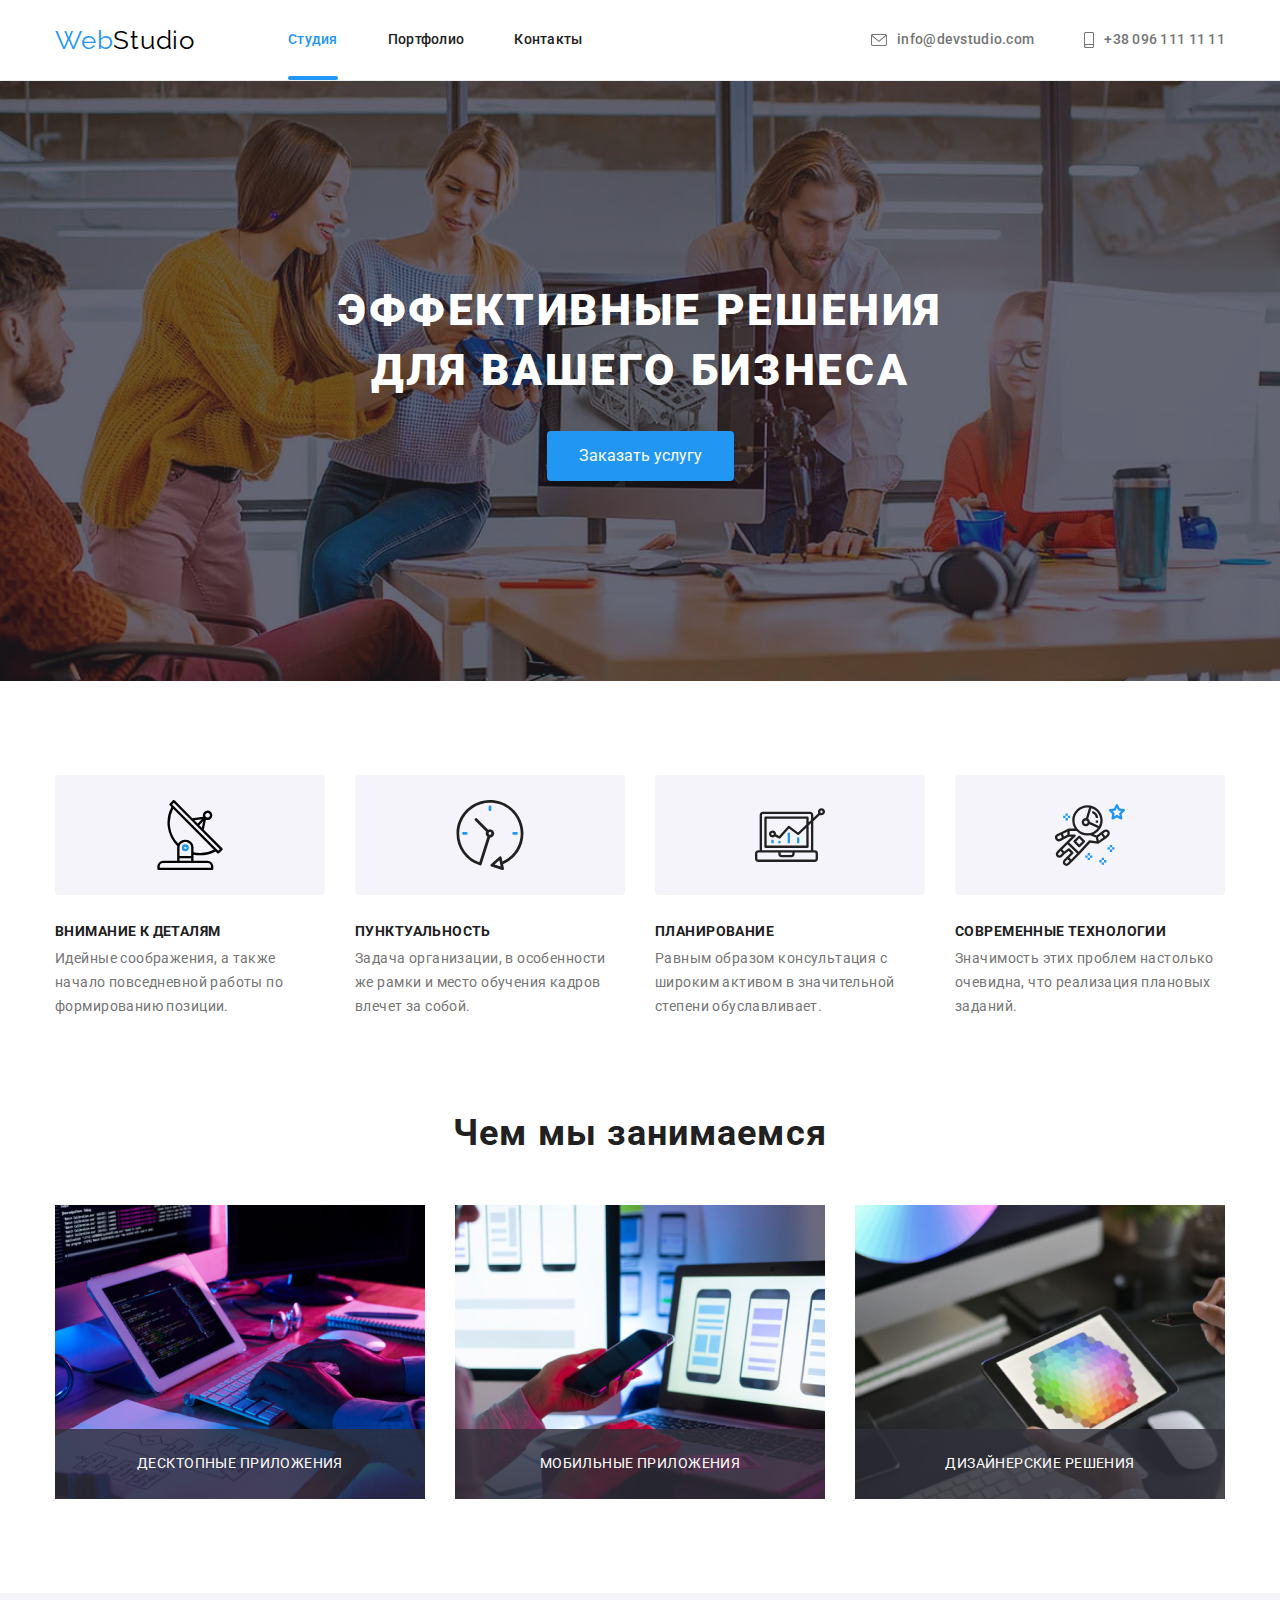
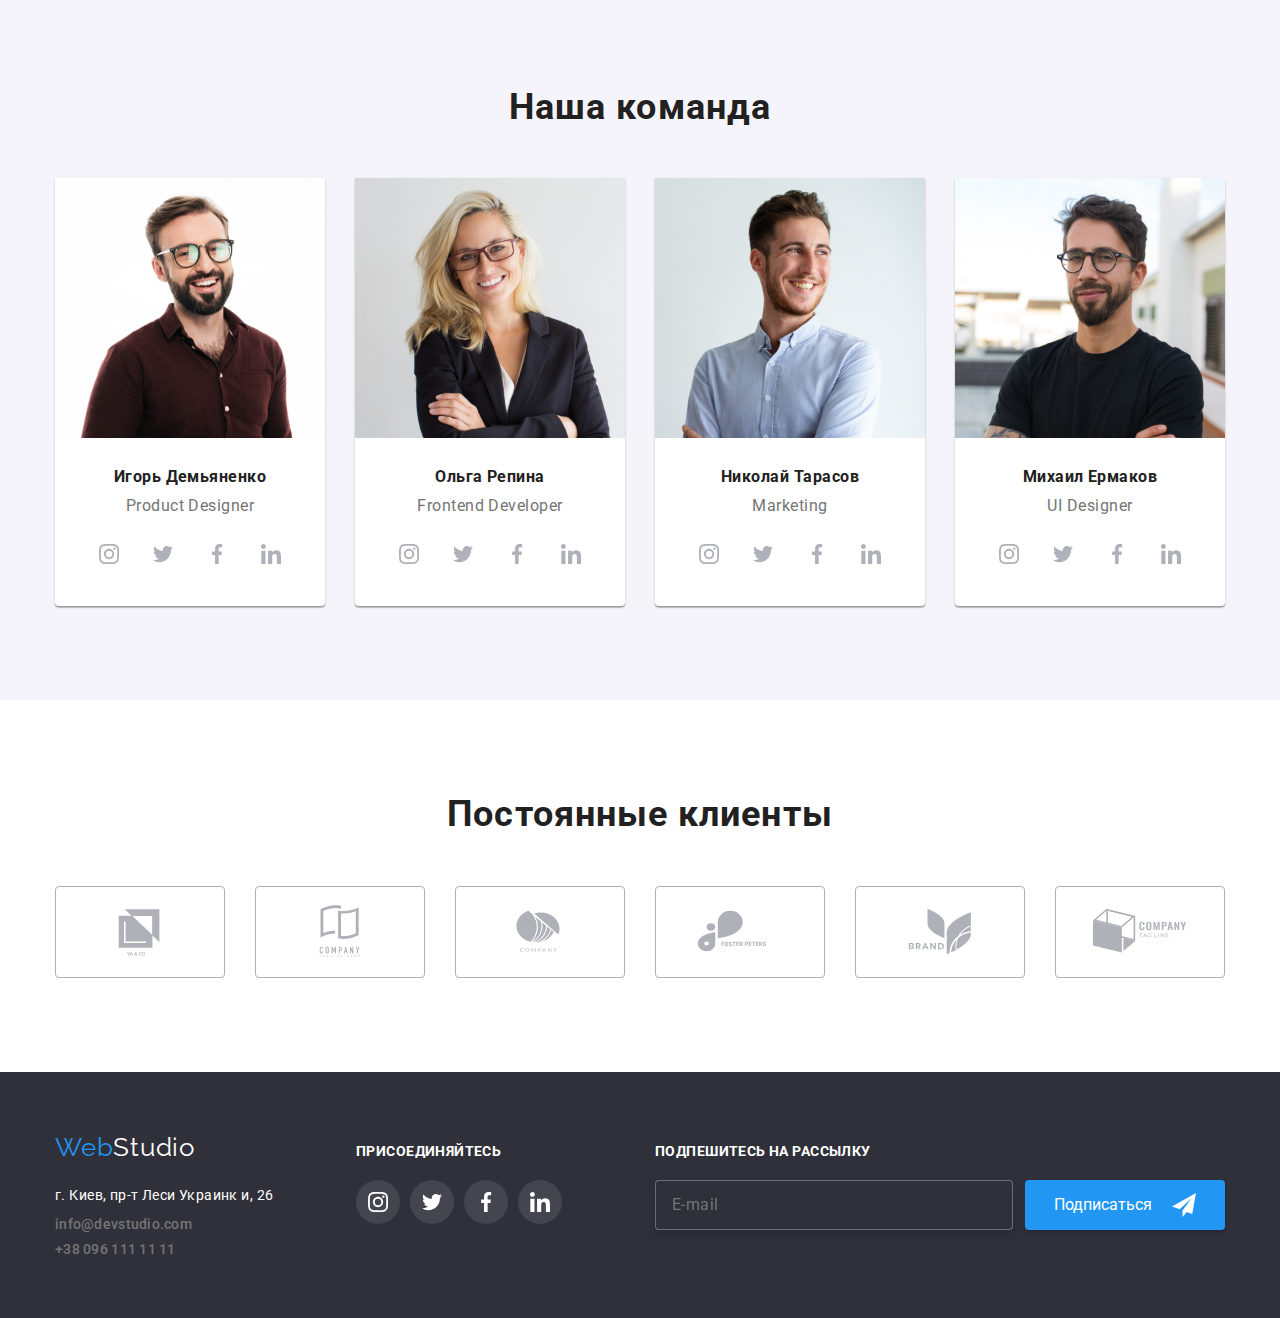
<file: index.html>
<!DOCTYPE html>
<html lang="en">
  <head>
    <meta charset="UTF-8" />
    <meta http-equiv="X-UA-Compatible" content="IE=edge" />
    <meta name="viewport" content="width=device-width, initial-scale=1.0" />
    <title>Студия</title>
    <link rel="preconnect" href="https://fonts.googleapis.com" />
    <link rel="preconnect" href="https://fonts.gstatic.com" crossorigin />
    <link
      href="https://fonts.googleapis.com/css2?family=Raleway:wght@700&family=Roboto:wght@400;500;700;900&display=swap"
      rel="stylesheet"
    />
    <link
      rel="stylesheet"
      href="https://cdnjs.cloudflare.com/ajax/libs/modern-normalize/1.1.0/modern-normalize.min.css"
    />
    <link rel="stylesheet" href="./css/styles.css" />
  </head>
  <body>
    <header class="page-header">
      <div class="container">
        <div class="page-header-wrap">
          <nav class="header-nav">
            <a class="logo-blue" href="./index.html">Web<span class="logo-black">Studio</span></a>
            <ul class="site-nav">
              <li class="site-nav-item">
                <a class="site-nav-link current" href="./index.html">Студия</a>
              </li>
              <li class="site-nav-item">
                <a class="site-nav-link" href="./portfolio.html">Портфолио</a>
              </li>
              <li class="site-nav-item"><a class="site-nav-link" href="">Контакты</a></li>
            </ul>
          </nav>
          <ul class="contacts">
            <li class="contacts-item-header">
              <a class="contacts-link" href="mailto:info@devstudio.com">
                <svg class="mail-icon">
                  <use href="./images/icons.svg#icon-envelope"></use>
                </svg>
                info@devstudio.com</a
              >
            </li>
            <li class="contacts-item-header">
              <a class="contacts-link" href="tel:+380961111111">
                <svg class="smartphone-icon">
                  <use href="./images/icons.svg#icon-smartphone"></use>
                </svg>
                +38 096 111 11 11</a
              >
            </li>
          </ul>
        </div>
      </div>
    </header>
    <main>
      <section class="hero overlay">
        <div class="container">
          <h1 class="hero-title">Эффективные решения для вашего бизнеса</h1>
          <button type="button" class="hero-button" data-modal-open>Заказать услугу</button>
        </div>
      </section>
      <div class="backdrop is-hidden" data-modal>
        <div class="modal">
          <button class="button-close" data-modal-close>
            <svg class="close-icon">
              <use href="./images/icons.svg#icon-close-black"></use>
            </svg>
          </button>
            <p class="form-text">Оставьте свои данные, мы вам перезвоним</p>
          <form class="js-speaker-form modal-form">
              <label for="user-name" class="modal-text">Имя</label>
              <div class="modal-form-wrap">
                <input type="text" name="user-name" id="user-name" class="modal-form-input">
                <svg class="input-icon" width="18px" height="18px">
                  <use href="./images/icons.svg#icon-person-black"></use>
                </svg>
            </div>
              <label for="tel" class="modal-text">Телефон</label>
              <div class="modal-form-wrap">
                <input type="tel" name="tel" id="tel" class="modal-form-input">
                <svg class="input-icon" width="18px" height="18px">
                  <use href="./images/icons.svg#icon-phone-black"></use>
                </svg>
              </div>
             <label for="mail" class="modal-text">Почта</label>
             <div class="modal-form-wrap">
              <input type="email" name="mail" id="mail" class="modal-form-input">
              <svg class="input-icon" width="18px" height="18px">
                <use href="./images/icons.svg#icon-email-black"></use>
              </svg>
              </div>
            <label for="comment" class="modal-text">Комментарий</label>
            <textarea name="comment" id="comment" placeholder="Введите текст" class="modal-form-textarea"></textarea>
            <input type="checkbox" name="policy" id="policy" class="modal-form-checkbox visually-hidden">
            <label for="policy" class="modal-checkbox-text"><span class="check-item">
              <svg class="check-icon" width="11px" height="8px">
              <use href="./images/icons.svg#icon-check"></use>
            </svg>
          </span>Соглашаюсь с рассылкой и принимаю <a href="#" class="checkbox-link">Условия договора</a></label>
          
            <button type="submit" class="modal-send-button">Отправить</button>
        </form>
        </div>
      </div>
      <section class="section">
        <div class="container">
          <h2 class="visually-hidden">Наши преимущества</h2>
          <ul class="benefits">
            <li class="benefits-list">
              <div class="benefits-box">
                <svg class="benefits-icon" width="70px" height="70px">
                  <use href="./images/icons.svg#icon-antenna-1"></use>
                </svg>
              </div>
              <h2 class="benefits-description">ВНИМАНИЕ К ДЕТАЛЯМ</h2>
              <p class="benefits-text">
                Идейные соображения, а также начало повседневной работы по формированию позиции.
              </p>
            </li>
            <li class="benefits-list">
              <div class="benefits-box">
                <svg class="benefits-icon" width="70px" height="70px">
                  <use href="./images/icons.svg#icon-clock-1"></use>
                </svg>
              </div>
              <h2 class="benefits-description">ПУНКТУАЛЬНОСТЬ</h2>
              <p class="benefits-text">
                Задача организации, в особенности же рамки и место обучения кадров влечет за собой.
              </p>
            </li>
            <li class="benefits-list">
              <div class="benefits-box">
                <svg class="benefits-icon" width="70px" height="70px">
                  <use href="./images/icons.svg#icon-diagram-1"></use>
                </svg>
              </div>
              <h2 class="benefits-description">ПЛАНИРОВАНИЕ</h2>
              <p class="benefits-text">
                Равным образом консультация с широким активом в значительной степени обуславливает.
              </p>
            </li>
            <li class="benefits-list">
              <div class="benefits-box">
                <svg class="benefits-icon" width="70px" height="70px">
                  <use href="./images/icons.svg#icon-astronaut-1"></use>
                </svg>
              </div>
              <h2 class="benefits-description">СОВРЕМЕННЫЕ ТЕХНОЛОГИИ</h2>
              <p class="benefits-text">
                Значимость этих проблем настолько очевидна, что реализация плановых заданий.
              </p>
            </li>
          </ul>
        </div>
      </section>
      <section class="section work-section">
        <div class="container">
          <h2 class="title">Чем мы занимаемся</h2>
          <ul class="work-list">
              <li class="work-thumb-one"><img src="./images/img.jpg" alt="desktop with monitors" width="370" /></li>
              <li class="work-thumb-two"><img src="./images/box2.jpg" alt="man working on laptop" width="370" /></li>
              <li class="work-thumb-three"><img src="./images/box3.jpg" alt="man working on a tablet" width="370" /></li>
          </ul>
        </div>
      </section>
      <section class="section team-section">
        <div class="container">
          <h2 class="title">Наша команда</h2>
          <ul class="our-team-group">
            <li class="our-team-item">
              <img src="./images/img(4).jpg" alt="man1" width="270" />
              <div class="team-box">
                <h3 class="our-team-name">Игорь Демьяненко</h3>
                <p class="our-team-text">Product Designer</p>
                <ul class="social-net">
                  <li class="social-thumb">
                    <a href="/" class="team-social-link">
                      <svg class="team-social-logo" width="20px" height="20px">
                        <use href="./images/icons.svg#icon-instagram-2"></use>
                      </svg>
                    </a>
                  </li>
                  <li class="social-thumb">
                    <a href="/" class="team-social-link">
                      <svg class="team-social-logo" width="20px" height="20px">
                        <use href="./images/icons.svg#icon-twitter-1"></use>
                      </svg>
                    </a>
                  </li>
                  <li class="social-thumb">
                    <a href="/" class="team-social-link">
                      <svg class="team-social-logo" width="20px" height="20px">
                        <use href="./images/icons.svg#icon-facebook-1"></use>
                      </svg>
                    </a>
                  </li>
                  <li class="social-thumb">
                    <a href="/" class="team-social-link">
                      <svg class="team-social-logo" width="20px" height="20px">
                        <use href="./images/icons.svg#icon-linkedin-1"></use>
                      </svg>
                    </a>
                  </li>
                </ul>
              </div>
            </li>
            <li class="our-team-item">
              <img src="./images/img(1).jpg" alt="woman" width="270" />
              <div class="team-box">
                <h3 class="our-team-name">Ольга Репина</h3>
                <p class="our-team-text">Frontend Developer</p>
                <ul class="social-net">
                  <li class="social-thumb">
                    <a href="/" class="team-social-link">
                      <svg class="team-social-logo" width="20px" height="20px">
                        <use href="./images/icons.svg#icon-instagram-2"></use>
                      </svg>
                    </a>
                  </li>
                  <li class="social-thumb">
                    <a href="/" class="team-social-link">
                      <svg class="team-social-logo" width="20px" height="20px">
                        <use href="./images/icons.svg#icon-twitter-1"></use>
                      </svg>
                    </a>
                  </li>
                  <li class="social-thumb">
                    <a href="/" class="team-social-link">
                      <svg class="team-social-logo" width="20px" height="20px">
                        <use href="./images/icons.svg#icon-facebook-1"></use>
                      </svg>
                    </a>
                  </li>
                  <li class="social-thumb">
                    <a href="/" class="team-social-link">
                      <svg class="team-social-logo" width="20px" height="20px">
                        <use href="./images/icons.svg#icon-linkedin-1"></use>
                      </svg>
                    </a>
                  </li>
                </ul>
              </div>
            </li>
            <li class="our-team-item">
              <img src="./images/img(2).jpg" alt="man2" width="270" />
              <div class="team-box">
                <h3 class="our-team-name">Николай Тарасов</h3>
                <p class="our-team-text">Marketing</p>
                <ul class="social-net">
                  <li class="social-thumb">
                    <a href="/" class="team-social-link">
                      <svg class="team-social-logo" width="20px" height="20px">
                        <use href="./images/icons.svg#icon-instagram-2"></use>
                      </svg>
                    </a>
                  </li>
                  <li class="social-thumb">
                    <a href="/" class="team-social-link">
                      <svg class="team-social-logo" width="20px" height="20px">
                        <use href="./images/icons.svg#icon-twitter-1"></use>
                      </svg>
                    </a>
                  </li>
                  <li class="social-thumb">
                    <a href="/" class="team-social-link">
                      <svg class="team-social-logo" width="20px" height="20px">
                        <use href="./images/icons.svg#icon-facebook-1"></use>
                      </svg>
                    </a>
                  </li>
                  <li class="social-thumb">
                    <a href="/" class="team-social-link">
                      <svg class="team-social-logo" width="20px" height="20px">
                        <use href="./images/icons.svg#icon-linkedin-1"></use>
                      </svg>
                    </a>
                  </li>
                </ul>
              </div>
            </li>
            <li class="our-team-item">
              <img src="./images/img(3).jpg" alt="man3" width="270" />
              <div class="team-box">
                <h3 class="our-team-name">Михаил Ермаков</h3>
                <p class="our-team-text">UI Designer</p>
                <ul class="social-net">
                  <li class="social-thumb">
                    <a href="/" class="team-social-link">
                      <svg class="team-social-logo" width="20px" height="20px">
                        <use href="./images/icons.svg#icon-instagram-2"></use>
                      </svg>
                    </a>
                  </li>
                  <li class="social-thumb">
                    <a href="/" class="team-social-link">
                      <svg class="team-social-logo" width="20px" height="20px">
                        <use href="./images/icons.svg#icon-twitter-1"></use>
                      </svg>
                    </a>
                  </li>
                  <li class="social-thumb">
                    <a href="/" class="team-social-link">
                      <svg class="team-social-logo" width="20px" height="20px">
                        <use href="./images/icons.svg#icon-facebook-1"></use>
                      </svg>
                    </a>
                  </li>
                  <li class="social-thumb">
                    <a href="/" class="team-social-link">
                      <svg class="team-social-logo" width="20px" height="20px">
                        <use href="./images/icons.svg#icon-linkedin-1"></use>
                      </svg>
                    </a>
                  </li>
                </ul>
              </div>
            </li>
          </ul>
        </div>
      </section>
      <section class="section">
        <div class="container">
          <h2 class="clients-title">Постоянные клиенты</h2>
          <ul class="actions">
            <li class="button-list">
              <a href="/" class="button-icon-link">
                <svg class="client-logo" width="106px" height="60px">
                  <use href="./images/icons.svg#icon-Logo1"></use>
                </svg>
              </a>
            </li>
            <li class="button-list">
              <a href="/" class="button-icon-link">
                <svg class="client-logo" width="106px" height="60px">
                  <use href="./images/icons.svg#icon-Logo2"></use>
                </svg>
              </a>
            </li>
            <li class="button-list">
              <a href="/" class="button-icon-link">
                <svg class="client-logo" width="106px" height="60px">
                  <use href="./images/icons.svg#icon-Logo3"></use>
                </svg>
              </a>
            </li>
            <li class="button-list">
              <a href="/" class="button-icon-link">
                <svg class="client-logo" width="106px" height="60px">
                  <use href="./images/icons.svg#icon-Logo4"></use>
                </svg>
              </a>
            </li>
            <li class="button-list">
              <a href="/" class="button-icon-link">
                <svg class="client-logo" width="106px" height="60px">
                  <use href="./images/icons.svg#icon-Logo5"></use>
                </svg>
              </a>
            </li>
            <li class="button-list">
              <a href="/" class="button-icon-link">
                <svg class="client-logo" width="106px" height="60px">
                  <use href="./images/icons.svg#icon-Logo6"></use>
                </svg>
              </a>
            </li>
          </ul>
        </div>
      </section>
    </main>
    <footer class="footer">
      <div class="container footer-box">
        <div class="footer-block">
          <a class="logo-blue" href="./index.html">Web<span class="logo-white">Studio</span></a>
          <address class="address-footer">
            <ul>
              <li class="address">
                <a
                  class="physical-address"
                  href="https://goo.gl/maps/qtffMmHQQ2Dqw3Dh6"
                  target="blank"
                  >г. Киев, пр-т Леси Украинк и, 26</a
                >
              </li>
              <li class="contacts-item">
                <a class="contacts-link-footer" href="mailto:info@devstudio.com"
                  >info@devstudio.com</a
                >
              </li>
              <li class="contacts-item">
                <a class="contacts-link-footer" href="tel:+380961111111">+38 096 111 11 11</a>
              </li>
            </ul>
          </address>
        </div>
        <div class="join-box">
          <p class="join-text">ПРИСОЕДИНЯЙТЕСЬ</p>
          <ul class="actions-footer">
            <li class="footer-social-box">
              <a class="footer-social-link" href="/">
                <svg class="social-icon" width="20px" height="20px">
                  <use href="./images/icons.svg#icon-instagram-2"></use>
                </svg>
              </a>
            </li>
            <li class="footer-social-box">
              <a class="footer-social-link" href="/">
                <svg class="social-icon" width="20px" height="20px">
                  <use href="./images/icons.svg#icon-twitter-1"></use>
                </svg>
              </a>
            </li>
            <li class="footer-social-box">
              <a class="footer-social-link" href="/">
                <svg class="social-icon" width="20px" height="20px">
                  <use href="./images/icons.svg#icon-facebook-1"></use>
                </svg>
              </a>
            </li>
            <li class="footer-social-box">
              <a class="footer-social-link" href="/">
                <svg class="social-icon" width="20px" height="20px">
                  <use href="./images/icons.svg#icon-linkedin-1"></use>
                </svg>
              </a>
            </li>
          </ul>
        </div>
        <div class="submit-box">
          <p class="join-text">ПОДПЕШИТЕСЬ НА РАССЫЛКУ</p>
          <form class="form js-speaker-form">
            <label for="email"></label>
              <input type="email" name="email" placeholder="E-mail" id="email"  class="submit-input" />
              <button type="submit" class="submit-button">Подписаться
                <svg class="submit-icon" width="24px" height="24px">
                <use href="./images/icons.svg#icon-send"></use>
              </svg>
            </button>
          </form>
        </div>
      </div>
    </footer>
    <script src="./js/modal.js"></script>
<script>
    (() => {
  document.querySelector('.js-speaker-form').addEventListener('submit', e => {
    e.preventDefault();

    new FormData(e.currentTarget).forEach((value, name) =>
      console.log(`${name}: ${value}`),
    );
  });
})();
</script>
  </body>
</html>
</file>
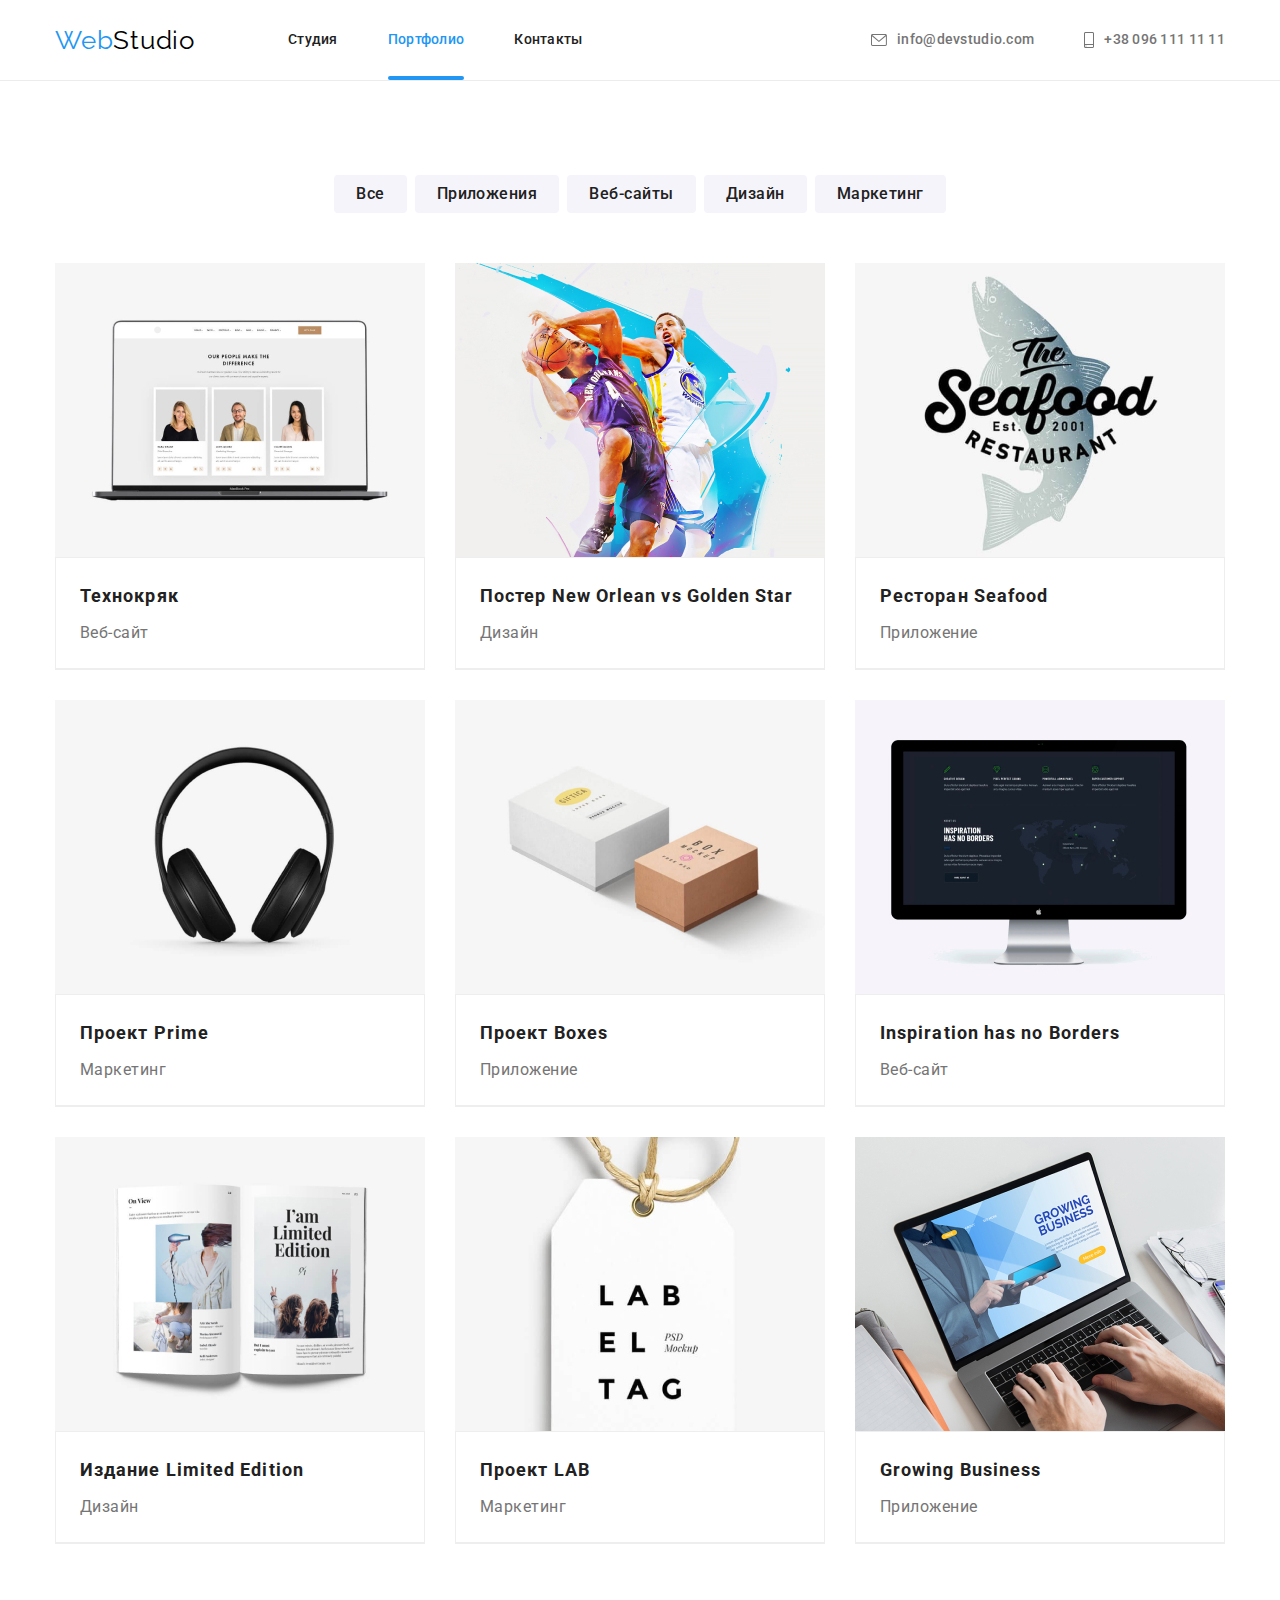
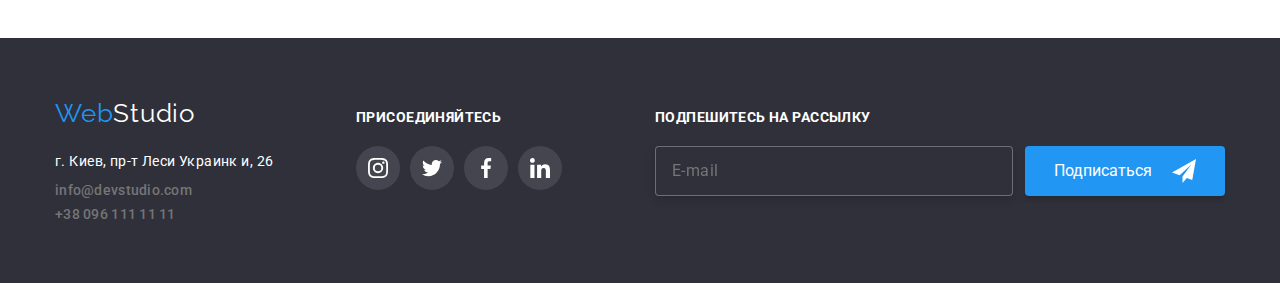
<file: portfolio.html>
<!DOCTYPE html>
<html lang="en">
  <head>
    <meta charset="UTF-8" />
    <meta http-equiv="X-UA-Compatible" content="IE=edge" />
    <meta name="viewport" content="width=device-width, initial-scale=1.0" />
    <title>Портфолио</title>
    <link rel="preconnect" href="https://fonts.googleapis.com" />
    <link rel="preconnect" href="https://fonts.gstatic.com" crossorigin />
    <link
      href="https://fonts.googleapis.com/css2?family=Raleway:wght@700&family=Roboto:wght@400;500;700;900&display=swap"
      rel="stylesheet"
    />
    <link
      rel="stylesheet"
      href="https://cdnjs.cloudflare.com/ajax/libs/modern-normalize/1.1.0/modern-normalize.min.css"
    />
    <link rel="stylesheet" href="./css/styles.css" />
  </head>
  <body>
    <header class="page-header">
      <div class="container">
        <div class="page-header-wrap">
          <nav class="header-nav">
            <a class="logo-blue" href="./index.html">Web<span class="logo-black">Studio</span></a>
            <ul class="site-nav">
              <li class="site-nav-item">
                <a class="site-nav-link" href="./index.html">Студия</a>
              </li>
              <li class="site-nav-item">
                <a class="site-nav-link current" href="./portfolio.html">Портфолио</a>
              </li>
              <li class="site-nav-item"><a class="site-nav-link" href="">Контакты</a></li>
            </ul>
          </nav>
          <ul class="contacts">
            <li class="contacts-item-header">
              <a class="contacts-link" href="mailto:info@devstudio.com"
                ><svg class="mail-icon">
                  <use href="./images/icons.svg#icon-envelope"></use></svg>info@devstudio.com</a>
            </li>
            <li class="contacts-item-header">
              <a class="contacts-link" href="tel:+380961111111"
                ><svg class="smartphone-icon">
                  <use href="./images/icons.svg#icon-smartphone"></use></svg>+38 096 111 11 11</a>
            </li>
          </ul>
        </div>
      </div>
    </header>
    <main>
      <section class="section">
        <div class="container">
          <h1 class="visually-hidden">Проекты WebStudio</h1>
          <ul class="filter">
            <li class="filter-item"><button type="button" class="filter-button">Все</button></li>
            <li class="filter-item">
              <button type="button" class="filter-button">Приложения</button>
            </li>
            <li class="filter-item">
              <button type="button" class="filter-button">Веб-сайты</button>
            </li>
            <li class="filter-item"><button type="button" class="filter-button">Дизайн</button></li>
            <li class="filter-item">
              <button type="button" class="filter-button">Маркетинг</button>
            </li>
          </ul>
          <ul class="projects-group">
            <li class="progect-box">
              <a class="project-link" href="/">
                <div class="project-wrap">
                  <img src="./images/technokreck.jpg" alt="notebook" width="370" />
                  <p class="projects-overlay">
                    Технокряк это современная площадка распространения коронавируса. Компании
                    используют эту платформу для цифрового шпионажа и атак на защищённые сервера
                    конкурентов.
                  </p>
                </div>
                <div class="project-title-box">
                  <h2 class="progect-title">Технокряк</h2>
                  <p class="project-text">Веб-сайт</p>
                </div>
              </a>
            </li>
            <li class="progect-box">
              <a class="project-link" href="/">
                <div class="project-wrap">
                  <img
                    src="./images/New-Orlean-vs-Golden-Star.jpg"
                    alt="two men playing basketball"
                    width="370"
                  />
                  <p class="projects-overlay">
                    Технокряк это современная площадка распространения коронавируса. Компании
                    используют эту платформу для цифрового шпионажа и атак на защищённые сервера
                    конкурентов.
                  </p>
                </div>
                <div class="project-title-box">
                  <h2 class="progect-title">Постер New Orlean vs Golden Star</h2>
                  <p class="project-text">Дизайн</p>
                </div>
              </a>
            </li>
            <li class="progect-box">
              <a class="project-link" href="/">
                <div class="project-wrap">
                  <img src="./images/Seafood.jpg" alt="restaurant logo" width="370" />
                  <p class="projects-overlay">
                    Технокряк это современная площадка распространения коронавируса. Компании
                    используют эту платформу для цифрового шпионажа и атак на защищённые сервера
                    конкурентов.
                  </p>
                </div>
                <div class="project-title-box">
                  <h2 class="progect-title">Ресторан Seafood</h2>
                  <p class="project-text">Приложение</p>
                </div>
              </a>
            </li>
            <li class="progect-box">
              <a class="project-link" href="/">
                <div class="project-wrap">
                  <img src="./images/Prime.jpg" alt="headphone" width="370" />
                  <p class="projects-overlay">
                    Технокряк это современная площадка распространения коронавируса. Компании
                    используют эту платформу для цифрового шпионажа и атак на защищённые сервера
                    конкурентов.
                  </p>
                </div>
                <div class="project-title-box">
                  <h2 class="progect-title">Проект Prime</h2>
                  <p class="project-text">Маркетинг</p>
                </div>
              </a>
            </li>
            <li class="progect-box">
              <a class="project-link" href="/">
                <div class="project-wrap">
                  <img src="./images/Boxes.jpg" alt="two boxes" width="370" />
                  <p class="projects-overlay">
                    Технокряк это современная площадка распространения коронавируса. Компании
                    используют эту платформу для цифрового шпионажа и атак на защищённые сервера
                    конкурентов.
                  </p>
                </div>
                <div class="project-title-box">
                  <h2 class="progect-title">Проект Boxes</h2>
                  <p class="project-text">Приложение</p>
                </div>
              </a>
            </li>
            <li class="progect-box">
              <a class="project-link" href="/">
                <div class="project-wrap">
                  <img src="./images/Inspiration-has-no-Borders.jpg" alt="monitor" width="370" />
                  <p class="projects-overlay">
                    Технокряк это современная площадка распространения коронавируса. Компании
                    используют эту платформу для цифрового шпионажа и атак на защищённые сервера
                    конкурентов.
                  </p>
                </div>
                <div class="project-title-box">
                  <h2 class="progect-title">Inspiration has no Borders</h2>
                  <p class="project-text">Веб-сайт</p>
                </div>
              </a>
            </li>
            <li class="progect-box">
              <a class="project-link" href="/">
                <div class="project-wrap">
                  <img src="./images/Limited-Edition.jpg" alt="open book" width="370" />
                  <p class="projects-overlay">
                    Технокряк это современная площадка распространения коронавируса. Компании
                    используют эту платформу для цифрового шпионажа и атак на защищённые сервера
                    конкурентов.
                  </p>
                </div>
                <div class="project-title-box">
                  <h2 class="progect-title">Издание Limited Edition</h2>
                  <p class="project-text">Дизайн</p>
                </div>
              </a>
            </li>
            <li class="progect-box">
              <a class="project-link" href="/">
                <div class="project-wrap">
                  <img src="./images/LAB.jpg" alt="tag with the inscription" width="370" />
                  <p class="projects-overlay">
                    Технокряк это современная площадка распространения коронавируса. Компании
                    используют эту платформу для цифрового шпионажа и атак на защищённые сервера
                    конкурентов.
                  </p>
                </div>
                <div class="project-title-box">
                  <h2 class="progect-title">Проект LAB</h2>
                  <p class="project-text">Маркетинг</p>
                </div>
              </a>
            </li>
            <li class="progect-box">
              <a class="project-link" href="/">
                <div class="project-wrap">
                  <img
                    src="./images/Growing-Business.jpg"
                    alt="man working on laptop"
                    width="370"
                  />
                  <p class="projects-overlay">
                    Технокряк это современная площадка распространения коронавируса. Компании
                    используют эту платформу для цифрового шпионажа и атак на защищённые сервера
                    конкурентов.
                  </p>
                </div>
                <div class="project-title-box">
                  <h2 class="progect-title">Growing Business</h2>
                  <p class="project-text">Приложение</p>
                </div>
              </a>
            </li>
          </ul>
        </div>
      </section>
    </main>
    <footer class="footer">
      <div class="container footer-box">
        <div class="footer-block">
          <a class="logo-blue" href="./index.html">Web<span class="logo-white">Studio</span></a>
          <address class="address-footer">
            <ul>
              <li class="address">
                <a
                  class="physical-address"
                  href="https://goo.gl/maps/qtffMmHQQ2Dqw3Dh6"
                  target="blank"
                  >г. Киев, пр-т Леси Украинк и, 26</a
                >
              </li>
              <li class="contacts-item">
                <a class="contacts-link-footer" href="mailto:info@devstudio.com"
                  >info@devstudio.com</a
                >
              </li>
              <li class="contacts-item">
                <a class="contacts-link-footer" href="tel:+380961111111">+38 096 111 11 11</a>
              </li>
            </ul>
          </address>
        </div>
        <div class="join-box">
          <p class="join-text">ПРИСОЕДИНЯЙТЕСЬ</p>
          <ul class="actions-footer">
            <li class="footer-social-box">
              <a class="footer-social-link" href="/">
                <svg class="social-icon" width="20px" height="20px">
                  <use href="./images/icons.svg#icon-instagram-2"></use>
                </svg>
              </a>
            </li>
            <li class="footer-social-box">
              <a class="footer-social-link" href="/">
                <svg class="social-icon" width="20px" height="20px">
                  <use href="./images/icons.svg#icon-twitter-1"></use>
                </svg>
              </a>
            </li>
            <li class="footer-social-box">
              <a class="footer-social-link" href="/">
                <svg class="social-icon" width="20px" height="20px">
                  <use href="./images/icons.svg#icon-facebook-1"></use>
                </svg>
              </a>
            </li>
            <li class="footer-social-box">
              <a class="footer-social-link" href="/">
                <svg class="social-icon" width="20px" height="20px">
                  <use href="./images/icons.svg#icon-linkedin-1"></use>
                </svg>
              </a>
            </li>
          </ul>
        </div>
        <div class="submit-box">
          <p class="join-text">ПОДПЕШИТЕСЬ НА РАССЫЛКУ</p>
          <form class="form js-speaker-form">
            <label for="email"></label>
              <input type="email" name="email" placeholder="E-mail" id="email"  class="submit-input" />
              <button type="submit" class="submit-button">Подписаться<svg class="submit-icon" width="24px" height="24px">
                <use href="./images/icons.svg#icon-send"></use>
              </svg></button>
          </form>
        </div>
      </div>
    </footer>
    <script>
      (() => {
    document.querySelector('.js-speaker-form').addEventListener('submit', e => {
      e.preventDefault();
  
      new FormData(e.currentTarget).forEach((value, name) =>
        console.log(`${name}: ${value}`),
      );
    });
  })();
  </script>
  </body>
</html>
</file>
<file: css/styles.css>
:root {
  --primary-background-color: #ffffff;
  --hero-gackground-color: #2f303a;
  --primary-text-color: #212121;
  --secondary-text-color: #757575;
  --tertiary-text-color: #ffffff;
  --logo-secondary-color: #000000;
  --accent-color: #2196f3;
  --button-background-color: #f5f4fa;
  --footer-background-color: #2f303a;
  --timing-function: cubic-bezier(0.4, 0, 0.2, 1);
}

body {
  font-family: 'Roboto', sans-serif;
  font-size: 14px;
  line-height: 1.71;
  letter-spacing: 0.03em;
  background-color: var(--primary-background-color);
  color: var(--primary-text-color);
}

h1,
h2,
h3,
h4,
p,
ul {
  margin: 0;
}

ul {
  list-style: none;
  padding: 0;
}

a {
  text-decoration: none;
}

img {
  display: block;
  max-width: 100%;
  height: auto;
}

.visually-hidden {
  position: absolute;
  clip: rect(0 0 0 0);
  width: 1px;
  height: 1px;
  margin: -1px;
  border: 0;
  padding: 0;
  overflow: hidden;
}

.section {
  padding: 94px 0px;
}

.container {
  width: 1200px;
  padding-left: 15px;
  padding-right: 15px;
  margin-left: auto;
  margin-right: auto;
}

.title {
  font-size: 36px;
  line-height: 1.16;
  letter-spacing: 0.03em;
  text-align: center;

  margin: 0px 0px 50px 0px;
}

/* Header */

.page-header {
  background: #ffffff;
  border-bottom: 1px solid #ececec;
}

.page-header-wrap {
  display: flex;
  align-items: center;
  justify-content: space-between;
}

.header-nav {
  display: flex;
  align-items: center;
}

/* logo */
.logo-blue {
  color: var(--accent-color);

  font-family: 'Raleway', sans-serif;
  font-size: 26px;
  line-height: 1.19;
  letter-spacing: 0.03em;

  outline: none;
  display: inline-block;
}

.logo-black {
  font-family: 'Raleway', sans-serif;
  color: var(--logo-secondary-color);
  font-size: 26px;
  line-height: 1.19;
  letter-spacing: 0.03em;
}

.logo-white {
  font-family: 'Raleway', sans-serif;
  color: var(--tertiary-text-color);
  font-size: 26px;
  line-height: 1.19;
  letter-spacing: 0.03em;
}

/* nav links */

.site-nav {
  display: flex;
  margin-left: 93px;
}

.site-nav-item {
  position: relative;
  font-weight: 500;
  font-size: 14px;
  line-height: 1.14;
  letter-spacing: 0.02em;
  color: var(--primary-text-color);
}

.site-nav-item:not(:first-child) {
  margin-left: 50px;
}

.site-nav-link {
  position: relative;
  display: block;

  font-weight: 500;
  font-size: 14px;
  line-height: 1.14;
  padding: 32px 0;

  letter-spacing: 0.02em;
  color: var(--primary-text-color);
  transition: color 250ms var(--timing-function);
}

.current::after {
  position: absolute;
  content: '';

  left: 0;
  bottom: 0;

  display: block;
  width: 100%;
  height: 4px;
  background-color: var(--accent-color);
  border-radius: 2px;
}

.current {
  color: var(--accent-color);
}

.site-nav-link:hover,
.site-nav-link:focus {
  color: var(--accent-color);
}

.contacts {
  display: flex;
  align-items: center;
  color: var(--tertiary-text-color);
}

.contacts-item {
  color: var(--secondary-text-color);
  font-style: normal;
  font-weight: 500;
  font-size: 14px;
  line-height: 1.14;
  letter-spacing: 0.02em;
}

.contacts-item-header:not(:first-child) {
  margin-left: 50px;
}

.mail-icon {
  width: 16px;
  height: 12px;
  margin-right: 10px;
  fill: currentColor;
}

.smartphone-icon {
  width: 10px;
  height: 16px;
  margin-right: 10px;
  fill: currentColor;
}

.contacts-link {
  color: var(--secondary-text-color);
  padding: 32px 0;
  font-size: 14px;
  line-height: 1.4px;
  letter-spacing: 0.02em;
  display: flex;
  align-items: center;
  font-weight: 500;
  transition: color 250ms var(--timing-function);
}

.contacts-link:hover,
.contacts-link:focus {
  color: var(--accent-color);
}

.mail-icon:hover .mail-icon:focus {
  fill: var(--accent-color);
}

.smartphone-icon:hover .smartphone-icon:focus {
  fill: var(--accent-color);
}

/* hero */
.hero {
  padding: 200px 0;
  background: var(--hero-gackground-color);
  text-align: center;
}

.overlay {
  max-width: 1600px;
  min-height: 600px;
  margin-left: auto;
  margin-right: auto;
  background-image: linear-gradient(to right, rgba(47, 48, 58, 0.4), rgba(47, 48, 58, 0.4)),
    url(../images/hero-img.jpg);
  background-repeat: no-repeat;
  background-position: center;
  background-size: cover;
}

.hero-title {
  width: 696px;
  margin: 0 auto;
  font-weight: 900;
  font-size: 44px;
  line-height: 1.36;
  letter-spacing: 0.06em;
  text-transform: uppercase;
  color: var(--tertiary-text-color);
}

.hero-button {
  border: transparent;
  font-size: 16px;
  line-height: 1.87;

  color: var(--tertiary-text-color);
  background: var(--accent-color);

  cursor: pointer;
  box-shadow: 0px 4px 4px rgba(0, 0, 0, 0.15);

  border-radius: 4px;
  padding: 10px 32px;
  margin-top: 30px;
}

/* Model window */

.backdrop {
  position: fixed;
  z-index: 1;
  top: 0;
  left: 0;
  width: 100%;
  height: 100%;
  background: rgba(0, 0, 0, 0.2);
  transition: opacity 250ms var(--timing-function)
}

.backdrop.is-hidden {
  opacity: 0;
  pointer-events: none;
}

.modal {
  position: absolute;
  top: 50%;
  left: 50%;
  transform: translate(-50%, -50%);

  padding: 40px;

  width: 528px;
  min-height: 581px;
  border-radius: 4px;
  background-color: #ffffff;
 }

.button-close {
  position: absolute;
  display: flex;
  align-items: center;
  top: 8px;
  right: 8px;
  width: 30px;
  height: 30px;
  /* margin-left: 490px; */
  /* margin-top: 8px; */
  margin-right: 8px;

  background: #ffffff;
  fill: #000000;
  border: 1px solid rgba(0, 0, 0, 0.1);
  border-radius: 50%;
  transition: fill 250ms var(--timing-function)
}

.button-close:hover, .button-close:focus {
  fill: var(--accent-color);
}

.close-icon {
  width: 18px;
  height: 18px;
  cursor: pointer;
}

/* Modal form */

.form-text {
  margin-bottom: 12px;
  font-family: Roboto;
  font-style: normal;
  font-weight: bold;
  font-size: 20px;
  line-height: 1.15;
  text-align: center;
  letter-spacing: 0.03em;
  color: #212121;
}

.modal-text {
  display: block;
  margin-bottom: 4px;
  line-height: 1.16;
  letter-spacing: 0.01em;
  color: #757575;
}

.modal-form-input{
  width: 100%;
  height: 40px;
  /* margin-bottom: 10px; */
  padding: 0px;
  padding-left: 42px;
  padding-right: 15px;
  border: 1px solid rgba(33, 33, 33, 0.2);
  border-radius: 4px;
  font-size: 12px;
  outline: none;
  transition: border-color 250ms var(--timing-function);
}

.modal-form-input:focus {
  border-color: var(--accent-color);
}

.modal-form-input:focus + .input-icon {
  fill: var(--accent-color);
}


.modal-form-textarea {
  width: 100%;
  height: 120px;
  margin-bottom: 20px;
  padding: 12px 16px;
  resize: none;
  border: 1px solid rgba(33, 33, 33, 0.2);
  border-radius: 4px;
  outline: none;
  transition: border-color 250ms var(--timing-function);
}

.modal-form-textarea:focus {
  border-color: var(--accent-color);
}

/* .modal-form-checkbox {
  width: 16px;
  height: 15px;
  font-size: 14px;
  line-height: 24px;
  letter-spacing: 0.03em;
  color: #757575;
} */

.modal-form-checkbox:checked + .modal-checkbox-text .check-item {
  background-color: var(--accent-color);
  border: none;
}


.checkbox-link {
  text-decoration-line: underline;
  color: #2196F3;
}

.modal-checkbox-text {
  justify-content: center;
  font-size: 14px;
  line-height: 1.71;
  letter-spacing: 0.03em;
  color: #757575;
  display: flex;
  align-items: center;
}

.modal-send-button {
  border: transparent;
  display: block;
  width: 200px;
  height: 50px;
  font-weight: bold;
  font-size: 16px;
  line-height: 30px;
  margin-left: auto;
  margin-right: auto;
  margin-top: 30px;
  cursor: pointer;
  color: #FFFFFF;
  background: #2196F3;
  box-shadow: 0px 4px 4px rgba(0, 0, 0, 0.15);
  border-radius: 4px;
}

.modal-form-wrap {
  position: relative;
  margin-bottom: 10px;
}

.input-icon {
  position: absolute;
  display: flex;
  top: 11px;
  transform: translateX(12px);
  transition: fill 250ms var(--timing-function);
}

/* benefits */

.benefits {
  display: flex;
}

.benefits-list {
  width: 270px;
}

.benefits-list:not(:last-child) {
  margin-right: 30px;
}

.benefits-box {
  display: flex;
  align-items: center;
  justify-content: center;
  margin-bottom: 30px;
  width: 270px;
  height: 120px;
  background-color: #f5f4fa;
  border-radius: 4px;
}

.benefits-description {
  font-weight: bold;
  font-size: 14px;
  line-height: 0.87;
  letter-spacing: 0.03em;
  margin: 0px 0px 10px 0px;
}

.benefits-text {
  font-size: 14px;
  line-height: 1.71;
  letter-spacing: 0.03em;
  color: var(--secondary-text-color);
}

/* What we do */

.work {
  margin: 0px 0px 50px 0px;
  font-size: 36px;
  line-height: 1.16;
  letter-spacing: 0.03em;
  text-align: center;
}
.work-list {
  position: relative;
  display: flex;
  justify-content: space-between;
}

.work-thumb-one::before {
  position: absolute;
  content: 'ДЕСКТОПНЫЕ ПРИЛОЖЕНИЯ';
  display: flex;
  justify-content: center;
  align-items: center;
  width: 370px;
  height: 70px;
  color: var(--tertiary-text-color);
  background-color: rgba(47, 48, 58, 0.8);
  bottom: 0px;
}

.work-thumb-two::before {
  position: absolute;
  content: 'МОБИЛЬНЫЕ ПРИЛОЖЕНИЯ';
  display: flex;
  justify-content: center;
  align-items: center;
  width: 370px;
  height: 70px;
  color: var(--tertiary-text-color);
  background-color: rgba(47, 48, 58, 0.8);
  bottom: 0px;
}

.work-thumb-three::before {
  position: absolute;
  content: 'ДИЗАЙНЕРСКИЕ РЕШЕНИЯ';
  display: flex;
  justify-content: center;
  align-items: center;
  width: 370px;
  height: 70px;
  color: var(--tertiary-text-color);
  background-color: rgba(47, 48, 58, 0.8);
  bottom: 0px;
}

.work-section {
  padding-top: 0;
}

/* our team */
.team-section {
  background-color: #f5f4fa;
}

.our-team-group {
  display: flex;
}

.our-team-item {
  background: #ffffff;
  box-shadow: 0px 1px 3px rgba(0, 0, 0, 0.12), 0px 1px 1px rgba(0, 0, 0, 0.14),
    0px 2px 1px rgba(0, 0, 0, 0.2);
  border-radius: 0px 0px 4px 4px;
}

.our-team-item:not(:last-child) {
  margin-right: 30px;
}

.our-team-name {
  font-size: 16px;
  line-height: 1.18;
  letter-spacing: 0.03em;
  margin: 0px 0px 10px 0px;
}

.our-team-text {
  font-size: 16px;
  line-height: 1.18;
  letter-spacing: 0.03em;
  color: var(--secondary-text-color);
}

.team-box {
  padding: 30px 0;
  text-align: center;
}

.social-net {
  display: flex;
  justify-content: center;
  width: 270px;
  margin-top: 16px;
}

.social-thumb {
  width: 44px;
  height: 44px;
}

.social-thumb + .social-thumb {
  margin-left: 10px;
}

.team-social-link {
  width: 100%;
  height: 100%;
  border-radius: 50%;
  display: flex;
  align-items: center;
  justify-content: center;
  color: #afb1b8;
  transition: fill 250ms var(--timing-function), background-color 250ms var(--timing-function);
}

.team-social-link {
  fill: currentColor;
}

.team-social-link:hover,
.team-social-link:focus {
  fill: #ffffff;
  background-color: var(--accent-color);
}

.team-social-icon {
  fill: #afb1b8;
}

/* WebStudio's projects */

.filter {
  display: flex;
  margin-bottom: 50px;
  justify-content: center;
}

.filter-button {
  border: transparent;
  font-weight: 500;
  font-size: 16px;
  line-height: 1.62;
  letter-spacing: 0.03em;

  background-color: var(--button-background-color);
  color: var(--primary-text-color);

  cursor: pointer;
  border-radius: 4px;
  padding: 6px 22px;
  transition: color 250ms var(--timing-function), box-shadow 250ms var(--timing-function),
  background-color 250ms var(--timing-function);
}

.filter-item:not(:last-child) {
  margin-right: 8px;
}

.filter-button:hover,
.filter-button:focus {
  background-color: var(--accent-color);
  font-weight: 500;
  font-size: 16px;
  line-height: 1.62;
  letter-spacing: 0.03em;
  color: var(--tertiary-text-color);
  box-shadow: 0px 3px 1px rgba(0, 0, 0, 0.1), 0px 1px 2px rgba(0, 0, 0, 0.08),
    0px 2px 2px rgba(0, 0, 0, 0.12);
}

.projects-group {
  display: flex;
  flex-wrap: wrap;
  margin: -15px;
}

.project-link {
  display: block;
  transition: box-shadow 250ms var(--timing-function);
}

.project-link:focus .projects-overlay,
.project-link:hover .projects-overlay {
  box-shadow: 0px 1px 1px rgba(0, 0, 0, 0.12), 0px 4px 4px rgba(0, 0, 0, 0.06),
  1px 4px 6px rgba(0, 0, 0, 0.16);
  transform: translateY(0);
}

.progect-box {
  margin: 15px;
  border-bottom: 1px solid #eeeeee;
}

.project-wrap {
  position: relative;
  overflow: hidden;
}

.projects-overlay {
  position: absolute;
  height: 100%;
  padding: 63px 24px;
  top: 0;
  left: 0;
  transform: translateY(100%);
  font-size: 18px;
  line-height: 1.55;
  letter-spacing: 0.03em;
  color: #ffffff;
  background-color: rgba(33, 150, 243, 0.9);
  transition: transform 250ms var(--timing-function);
}

.progect-title {
  font-size: 18px;
  line-height: 2;
  letter-spacing: 0.06em;

  color: var(--primary-text-color);

  margin-bottom: 4px;
}

.project-title-box {
  padding: 20px 24px;
  border: 1px solid #eeeeee;
}

.project-text {
  font-size: 16px;
  line-height: 1.87;
  letter-spacing: 0.03em;
  color: var(--secondary-text-color);
}

/* Clients */

.clients-title {
  font-size: 36px;
  line-height: 1.16;
  text-align: center;
  letter-spacing: 0.03em;
}

.actions {
  display: flex;
  justify-content: space-between;
  margin-top: 50px;
}

.button-icon-link {
  width: 170px;
  height: 92px;
  border: 1px solid #afb1b8;
  border-radius: 4px;
  display: flex;
  align-items: center;
  justify-content: center;
  fill: #afb1b8;
  transition: border-color 250ms var(--timing-function), fill 250ms var(--timing-function);
}

.button-icon-link:hover,
.button-icon-link:focus {
  border-color: var(--accent-color);
  fill: var(--accent-color);
}

/* footer */

.footer {
  padding: 60px 0;
  background: var(--footer-background-color);
}

.address-footer {
  margin-top: 20px;
}

.physical-address {
  font-style: normal;
  font-size: 14px;
  line-height: 1.71;
  letter-spacing: 0.03em;
  color: var(--tertiary-text-color);
  transition: color 250ms var(--timing-function);
}

.address {
  margin: 0px 0px 9px 0px;
}

.contacts-item:not(:last-child) {
  margin: 0px 0px 9px 0px;
}

.physical-address:hover,
.physical-address:focus {
  color: var(--accent-color);
}

.contacts-link-footer {
  margin-bottom: 9px;
  color: var(--secondary-text-color);
  transition: color 250ms var(--timing-function);
}

.contacts-link-footer:hover,
.contacts-link-footer:focus {
  color: var(--accent-color);
}

.footer-block {
  flex-grow: 1;
}

.footer-box {
  display: flex;
  align-items: baseline;
}

.join-box {
  margin-left: 70px;
}

.join-text {
  margin-bottom: 20px;
  font-weight: 700;
  font-size: 14px;
  line-height: 1.14;
  letter-spacing: 0.03em;
  text-transform: uppercase;
  color: #ffffff;
}

.social-icon {
  fill: #ffffff;
}

.actions-footer {
  display: flex;
  justify-content: space-between;
  margin-top: 20px;
}

.footer-social-box {
  width: 44px;
  height: 44px;
}

.footer-social-link {
  display: flex;
  width: 100%;
  height: 100%;
  border-radius: 50%;
  align-items: center;
  justify-content: center;
  background: rgba(255, 255, 255, 0.1);
  color: #ffffff;
  transition: background 250ms var(--timing-function);
}

.footer-social-box + .footer-social-box {
  margin-left: 10px;
}

.footer-social-link:hover,
.footer-social-link:focus {
  background: var(--accent-color);
}

.submit-box {
  margin-left: 93px;
}

.submit-button {
  display: flex;
  justify-content: space-between;
  align-items: center;
  border: transparent;
  width: 200px;
  height: 50px;
  font-size: 16px;
  line-height: 1.87;

  color: var(--tertiary-text-color);
  background: var(--accent-color);

  cursor: pointer;
  box-shadow: 0px 4px 4px rgba(0, 0, 0, 0.15);

  border-radius: 4px;
  padding: 10px 29px 10px 29px;
}

.submit-button:hover,
.submit-button:focus {
  box-shadow: 0px 3px 1px rgba(0, 0, 0, 0.1), 0px 1px 2px rgba(0, 0, 0, 0.08),
  0px 2px 2px rgba(0, 0, 0, 0.12);
}

.submit-icon {
  fill: #ffffff;
}


.form {
  display: flex;
}

.submit-input {
  width: 358px;
  height: 50px;
  margin-right: 12px;
  padding-left: 16px;
  font-style: normal;
  font-weight: normal;
  font-size: 16px;
  line-height: 1.25;
  letter-spacing: 0.03em;
  color: rgba(255, 255, 255, 0.6);
  border: 1px solid rgba(255, 255, 255, 0.3);
  filter: drop-shadow(0px 4px 4px rgba(0, 0, 0, 0.15));
  border-radius: 4px;
  background: #2F303A;
  outline: none;
}

.check-item {
  width: 16px;
  height: 15px;
  border: 2px solid #000000;
  border-radius: 2px;
  margin-right: 5px;
  display: flex;
  align-items: center;
  justify-content: center;
  transition: background-color 250ms var(--timing-function);
}

.check-icon {
  fill: #ffffff;
}
</file>
